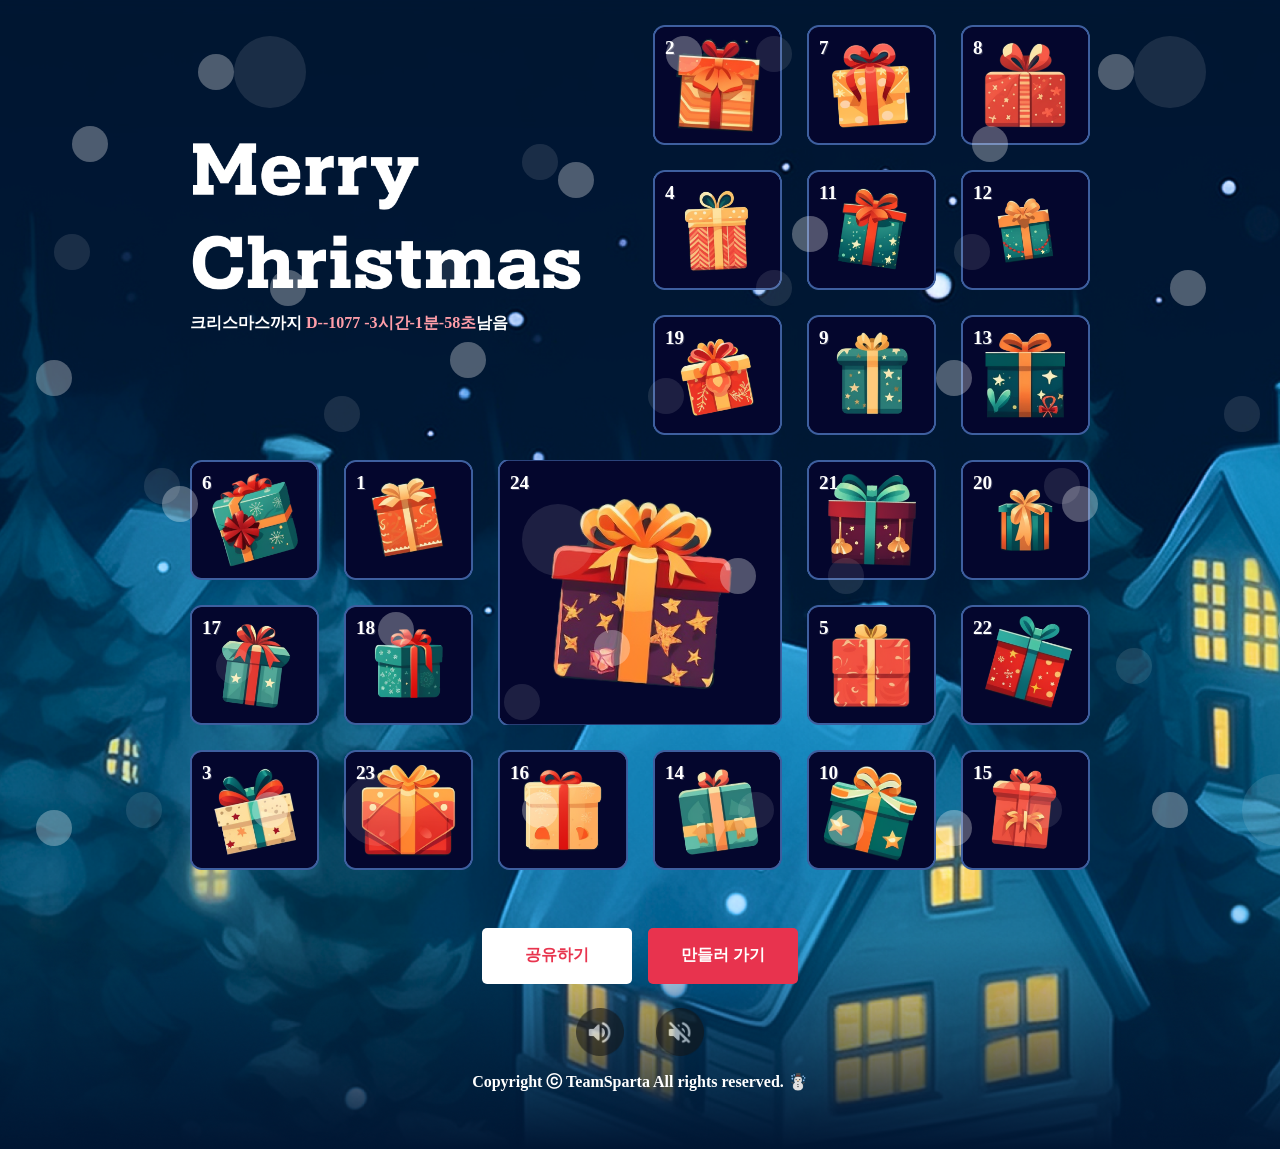
<file: HTML_CSS_JS/dday_calendar/index.html>
<html lang="en">

<head>
  <meta charset="UTF-8">
  <meta name="viewport" content="width=device-width, initial-scale=1.0">
  <meta property="og:type" content="website">
  <meta property="og:url" content="https://grayson-choi.github.io/advent_calendar/">
  <meta property="og:title" content="스파르타코딩클럽 크리스마스 디데이 캘린더">
  <meta property="og:image" content="image/OGimage.png">
  <meta property="og:description" content="크리스마스까지 하루가 기다려지는 즐거움, 크리스마스 디데이 캘린더를 함께 만들어봐요!">
  <meta property="og:site_name" content="SCC Advent Calendar">
  <meta property="og:locale" content="en_US">
  <meta property="og:image:width" content="1200">
  <meta property="og:image:height" content="630">

  <title>Sparta Advend Calendar 2023</title>
  <link rel="stylesheet" href="index.css">
  <link rel="stylesheet" href="snow.css">
  <link rel="stylesheet" href="share.css">
  <link rel="stylesheet" href="music.css">

</head>

<body>
  <!-- 이 곳에 뼈대 코드를 입력! -->
  <div class="snow-wrap">
    <div></div>
  </div>
  <section class="grid-1">
    <div class="title flex-col item-baseline">
      <img src="image/merry.png">
      <div class="countdown">크리스마스까지 <span id="countdown" class="countdown"></span>남음</div>


    </div>
    <div class="day-1">
      <label>
        <input type="checkbox">
        <div class="door">
          <div class="front">
            <span class="date-num">1</span>
          </div>
          <div class="back"></div>
        </div>

      </label>
    </div>
    <div class="day-2">
      <label>
        <input type="checkbox">
        <div class="door">
          <div class="front">
            <span class="date-num">2</span>
          </div>
          <div class="back"></div>
        </div>

      </label>
    </div>
    <div class="day-3">
      <label>
        <input type="checkbox">
        <div class="door">
          <div class="front">
            <span class="date-num">3</span>
          </div>
          <div class="back"></div>
        </div>

      </label>
    </div>
    <div class="day-4">
      <label>
        <input type="checkbox">
        <div class="door">
          <div class="front">
            <span class="date-num">4</span>
          </div>
          <div class="back"></div>
        </div>

      </label>
    </div>
    <div class="day-5">
      <label>
        <input type="checkbox">
        <div class="door">
          <div class="front">
            <span class="date-num">5</span>
          </div>
          <div class="back"></div>
        </div>

      </label>
    </div>
    <div class="day-6">
      <label>
        <input type="checkbox">
        <div class="door">
          <div class="front">
            <span class="date-num">6</span>
          </div>
          <div class="back"></div>
        </div>

      </label>
    </div>
    <div class="day-7">
      <label>
        <input type="checkbox">
        <div class="door">
          <div class="front">
            <span class="date-num">7</span>
          </div>
          <div class="back"></div>
        </div>

      </label>
    </div>
    <div class="day-8">
      <label>
        <input type="checkbox">
        <div class="door">
          <div class="front">
            <span class="date-num">8</span>
          </div>
          <div class="back"></div>
        </div>

      </label>
    </div>
    <div class="day-9">
      <label>
        <input type="checkbox">
        <div class="door">
          <div class="front">
            <span class="date-num">9</span>
          </div>
          <div class="back"></div>
        </div>

      </label>
    </div>
    <div class="day-10">
      <label>
        <input type="checkbox">
        <div class="door">
          <div class="front">
            <span class="date-num">10</span>
          </div>
          <div class="back"></div>
        </div>

      </label>
    </div>
    <div class="day-11">
      <label>
        <input type="checkbox">
        <div class="door">
          <div class="front">
            <span class="date-num">11</span>
          </div>
          <div class="back"></div>
        </div>

      </label>
    </div>
    <div class="day-12">
      <label>
        <input type="checkbox">
        <div class="door">
          <div class="front">
            <span class="date-num">12</span>
          </div>
          <div class="back"></div>
        </div>

      </label>
    </div>
    <div class="day-13">
      <label>
        <input type="checkbox">
        <div class="door">
          <div class="front">
            <span class="date-num">13</span>
          </div>
          <div class="back"></div>
        </div>

      </label>
    </div>
    <div class="day-14">
      <label>
        <input type="checkbox">
        <div class="door">
          <div class="front">
            <span class="date-num">14</span>
          </div>
          <div class="back"></div>
        </div>

      </label>
    </div>
    <div class="day-15">
      <label>
        <input type="checkbox">
        <div class="door">
          <div class="front">
            <span class="date-num">15</span>
          </div>
          <div class="back"></div>
        </div>

      </label>
    </div>
    <div class="day-16">
      <label>
        <input type="checkbox">
        <div class="door">
          <div class="front">
            <span class="date-num">16</span>
          </div>
          <div class="back"></div>
        </div>

      </label>
    </div>
    <div class="day-17">
      <label>
        <input type="checkbox">
        <div class="door">
          <div class="front">
            <span class="date-num">17</span>
          </div>
          <div class="back"></div>
        </div>

      </label>
    </div>
    <div class="day-18">
      <label>
        <input type="checkbox">
        <div class="door">
          <div class="front">
            <span class="date-num">18</span>
          </div>
          <div class="back"></div>
        </div>

      </label>
    </div>
    <div class="day-19">
      <label>
        <input type="checkbox">
        <div class="door">
          <div class="front">
            <span class="date-num">19</span>
          </div>
          <div class="back"></div>
        </div>

      </label>
    </div>
    <div class="day-20">
      <label>
        <input type="checkbox">
        <div class="door">
          <div class="front">
            <span class="date-num">20</span>
          </div>
          <div class="back"></div>
        </div>

      </label>
    </div>
    <div class="day-21">
      <label>
        <input type="checkbox">
        <div class="door">
          <div class="front">
            <span class="date-num">21</span>
          </div>
          <div class="back"></div>
        </div>

      </label>
    </div>
    <div class="day-22">
      <label>
        <input type="checkbox">
        <div class="door">
          <div class="front">
            <span class="date-num">22</span>
          </div>
          <div class="back"></div>
        </div>

      </label>
    </div>
    <div class="day-23">
      <label>
        <input type="checkbox">
        <div class="door">
          <div class="front">
            <span class="date-num">23</span>
          </div>
          <div class="back"></div>
        </div>

      </label>
    </div>
    <div class="day-24">
      <label>
        <input type="checkbox">
        <div class="door">
          <div class="front">
            <span class="date-num">24</span>
          </div>
          <div class="back"></div>
        </div>

      </label>
    </div>
  </section>
  <footer>
    <div class="flex-row">
      <button id="shareButton">공유하기</button>
      <button id="studyButton"><a href="https://spartacodingclub.kr/">만들러 가기</a></button>
    </div>
    <div class="flex-row">
      <audio class="bgm" src="carol.mp3" preload="auto" style="display: none;"></audio>
      <div class="sound"></div>
      <div class="sound stop"></div>
    </div>

    <p class="copyright">Copyright ⓒ TeamSparta All rights reserved. ☃️</p>
  </footer>




  <script src="index.js"></script>
  <script src="share.js"></script>
  <script src="music.js"></script>
  <script src="countdown.js"></script>
</body>

</html>
</file>
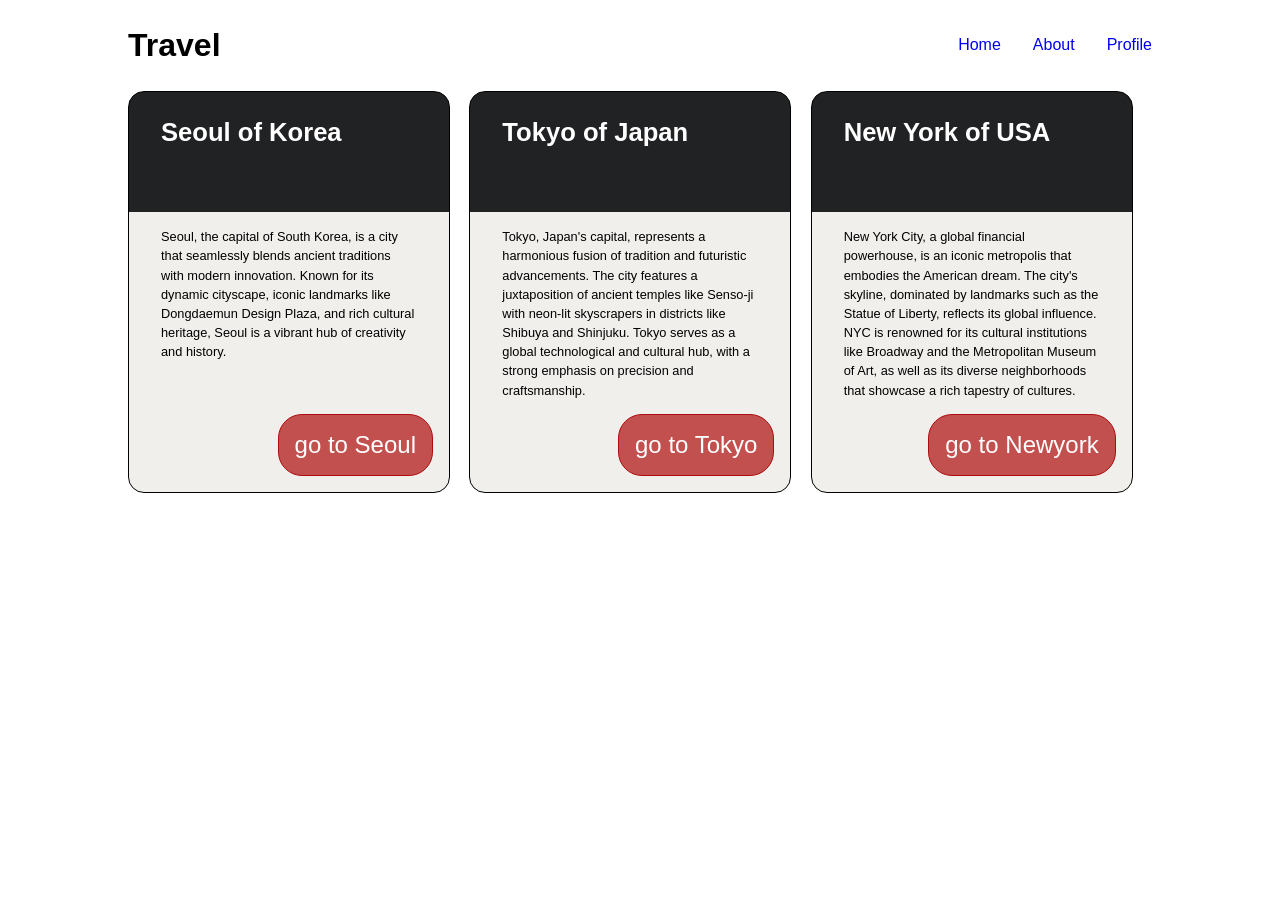
<file: HTML_CSS_JS/card_stylesheet/card.html>
<!DOCTYPE html>
<html lang="en">
<head>
    <meta charset="UTF-8">
    <meta name="viewport" content="width=device-width, initial-scale=1.0">
    <link rel="stylesheet" href="exercise.css">
    <title>Document</title>
</head>
<body>
    <header>
        <h1>Travel</h1>
        <nav>
            <ul>
                <li><a href="#">Home</a></li>
                <li><a href="#">About</a></li>
                <li><a href="#">Profile</a></li>
            </ul>
        </nav>
    </header>
    <div id="contents">
        <section>
            <div class="card">
                <header>
                    <h2>Seoul of Korea</h2>
                    <p>Seoul, the capital of South Korea, 
                        is a city that seamlessly blends ancient 
                        traditions with modern innovation. 
                        Known for its dynamic cityscape, iconic landmarks 
                        like Dongdaemun Design Plaza, and rich cultural heritage, 
                        Seoul is a vibrant hub of creativity and history.</p>
                </header>
                <button>go to Seoul</button>
            </div>
            <div class="card">
                <header>
                    <h2>Tokyo of Japan</h2>
                    <p>Tokyo, Japan's capital, 
                        represents a harmonious fusion of tradition 
                        and futuristic advancements. The city features 
                        a juxtaposition of ancient temples like Senso-ji 
                        with neon-lit skyscrapers in districts like Shibuya and Shinjuku. 
                        Tokyo serves as a global technological and cultural hub, with a strong emphasis on precision and craftsmanship.</p>
                </header>
                <button>go to Tokyo</button>
            </div>
            <div class="card">
                <header>
                    <h2>New York of USA</h2>
                    <p>New York City, a global financial powerhouse, 
                        is an iconic metropolis that embodies the American dream. 
                        The city's skyline, dominated by landmarks such as the Statue of Liberty, 
                        reflects its global influence. NYC is renowned for its cultural institutions 
                        like Broadway and the Metropolitan Museum of Art, as well as its diverse neighborhoods 
                        that showcase a rich tapestry of cultures.</p>
                </header>
                <button>go to Newyork</button>
            </div>
        </section>

    </div>
    
</body>
</html>
</file>
<file: HTML_CSS_JS/dday_calendar/index.css>
body {
  background-image: url("image/bg.png");
  background-size: cover;
  background-position: center;
}

body {
  background-color: black;
  color: white;
  font-weight: bold;
}

/* 그리드 설계 */
.grid-1 {
  display: grid;
  width: 90vw;
  max-width: 900px;
  margin: 2% auto;
  z-index: 1;

  grid-template-columns: repeat(3, 1fr);
  grid-template-rows: auto;
  grid-gap: 25px;

  grid-template-areas:
    "t        t       t"
    "d23      d20     d12"
    "d2       d14     d4"
    "d5       d22     d16"
    "d1       d7      d9"
    "d10      d11     d18"
    "d13      d3      d15"
    "d6       d17     d8"
    "d19      d24     d21";
}


@media only screen and (min-width: 500px) {

  .grid-1 {
    /* 너비를 기준으로 높이를 계산 */
    grid-template-columns: repeat(6, 1fr);
    grid-template-areas:
      "t     t     t     d2      d7      d8"
      "t     t     t     d4      d11     d12"
      "t     t     t     d19     d9      d13"
      "d6    d1    d24   d24     d21     d20"
      "d17   d18   d24   d24     d5      d22"
      "d3    d23   d16   d14     d10     d15";
  }

}

/* flex 속성 */
.flex-row {
  display: flex;
}

.flex-col {
  display: flex;
  flex-direction: column;
}

.item-baseline {
  align-items: baseline;
}

.title {
  display: flex;
  align-items: baseline;
  justify-content: center;

  grid-area: t;
}

.title img {
  width: 90%;
  height: auto;
}

/* 그리드 별 배경 이미지 */
.day-1 {
  grid-area: d1;
  background: url("image/frame/frame1.png");
  background-position: center;
  background-size: cover;

}

.day-1 .back {
  background-image: url("image/card/card-1.png");
  background-position: center;
  background-size: cover;
  border-radius: 10px;
}

.day-2 {
  grid-area: d2;
  background: url("image/frame/frame2.png");
  background-position: center;
  background-size: cover;

}

.day-2 .back {
  background-image: url("image/card/card-2.png");
  background-position: center;
  background-size: cover;
  border-radius: 10px;
}

.day-3 {
  grid-area: d3;
  background: url("image/frame/frame3.png");
  background-position: center;
  background-size: cover;

}

.day-3 .back {
  background-image: url("image/card/card-3.png");
  background-position: center;
  background-size: cover;
  border-radius: 10px;
}

.day-4 {
  grid-area: d4;
  background: url("image/frame/frame4.png");
  background-position: center;
  background-size: cover;

}

.day-4 .back {
  background-image: url("image/card/card-4.png");
  background-position: center;
  background-size: cover;
  border-radius: 10px;
}

.day-5 {
  grid-area: d5;
  background: url("image/frame/frame5.png");
  background-position: center;
  background-size: cover;

}

.day-5 .back {
  background-image: url("image/card/card-5.png");
  background-position: center;
  background-size: cover;
  border-radius: 10px;
}

.day-6 {
  grid-area: d6;
  background: url("image/frame/frame6.png");
  background-position: center;
  background-size: cover;

}

.day-6 .back {
  background-image: url("image/card/card-6.png");
  background-position: center;
  background-size: cover;
  border-radius: 10px;
}

.day-7 {
  grid-area: d7;
  background: url("image/frame/frame7.png");
  background-position: center;
  background-size: cover;

}

.day-7 .back {
  background-image: url("image/card/card-7.png");
  background-position: center;
  background-size: cover;
  border-radius: 10px;
}

.day-8 {
  grid-area: d8;
  background: url("image/frame/frame8.png");
  background-position: center;
  background-size: cover;

}

.day-8 .back {
  background-image: url("image/card/card-8.png");
  background-position: center;
  background-size: cover;
  border-radius: 10px;
}

.day-9 {
  grid-area: d9;
  background: url("image/frame/frame9.png");
  background-position: center;
  background-size: cover;

}

.day-9 .back {
  background-image: url("image/card/card-9.png");
  background-position: center;
  background-size: cover;
  border-radius: 10px;
}

.day-10 {
  grid-area: d10;
  background: url("image/frame/frame10.png");
  background-position: center;
  background-size: cover;

}

.day-10 .back {
  background-image: url("image/card/card-10.png");
  background-position: center;
  background-size: cover;
  border-radius: 10px;
}

.day-11 {
  grid-area: d11;
  background: url("image/frame/frame11.png");
  background-position: center;
  background-size: cover;

}

.day-11 .back {
  background-image: url("image/card/card-11.png");
  background-position: center;
  background-size: cover;
  border-radius: 10px;
}

.day-12 {
  grid-area: d12;
  background: url("image/frame/frame12.png");
  background-position: center;
  background-size: cover;

}

.day-12 .back {
  background-image: url("image/card/card-12.png");
  background-position: center;
  background-size: cover;
  border-radius: 10px;
}

.day-13 {
  grid-area: d13;
  background: url("image/frame/frame13.png");
  background-position: center;
  background-size: cover;

}

.day-13 .back {
  background-image: url("image/card/card-13.png");
  background-position: center;
  background-size: cover;
  border-radius: 10px;
}

.day-14 {
  grid-area: d14;
  background: url("image/frame/frame14.png");
  background-position: center;
  background-size: cover;

}

.day-14 .back {
  background-image: url("image/card/card-14.png");
  background-position: center;
  background-size: cover;
  border-radius: 10px;
}

.day-15 {
  grid-area: d15;
  background: url("image/frame/frame15.png");
  background-position: center;
  background-size: cover;

}

.day-15 .back {
  background-image: url("image/card/card-15.png");
  background-position: center;
  background-size: cover;
  border-radius: 10px;
}

.day-16 {
  grid-area: d16;
  background: url("image/frame/frame16.png");
  background-position: center;
  background-size: cover;

}

.day-16 .back {
  background-image: url("image/card/card-16.png");
  background-position: center;
  background-size: cover;
  border-radius: 10px;
}

.day-17 {
  grid-area: d17;
  background: url("image/frame/frame17.png");
  background-position: center;
  background-size: cover;

}

.day-17 .back {
  background-image: url("image/card/card-17.png");
  background-position: center;
  background-size: cover;
  border-radius: 10px;
}

.day-18 {
  grid-area: d18;
  background: url("image/frame/frame18.png");
  background-position: center;
  background-size: cover;

}

.day-18 .back {
  background-image: url("image/card/card-18.png");
  background-position: center;
  background-size: cover;
  border-radius: 10px;
}

.day-19 {
  grid-area: d19;
  background: url("image/frame/frame19.png");
  background-position: center;
  background-size: cover;

}

.day-19 .back {
  background-image: url("image/card/card-19.png");
  background-position: center;
  background-size: cover;
  border-radius: 10px;
}

.day-20 {
  grid-area: d20;
  background: url("image/frame/frame20.png");
  background-position: center;
  background-size: cover;

}

.day-20 .back {
  background-image: url("image/card/card-20.png");
  background-position: center;
  background-size: cover;
  border-radius: 10px;
}

.day-21 {
  grid-area: d21;
  background: url("image/frame/frame21.png");
  background-position: center;
  background-size: cover;

}

.day-21 .back {
  background-image: url("image/card/card-21.png");
  background-position: center;
  background-size: cover;
  border-radius: 10px;
}

.day-22 {
  grid-area: d22;
  background: url("image/frame/frame22.png");
  background-position: center;
  background-size: cover;

}

.day-22 .back {
  background-image: url("image/card/card-22.png");
  background-position: center;
  background-size: cover;
  border-radius: 10px;
}

.day-23 {
  grid-area: d23;
  background: url("image/frame/frame23.png");
  background-position: center;
  background-size: cover;

}

.day-23 .back {
  background-image: url("image/card/card-23.png");
  background-position: center;
  background-size: cover;
  border-radius: 10px;
}

.day-24 {
  grid-area: d24;
  background: url("image/frame/frame24.png");
  background-position: center;
  background-size: cover;

}

.day-24 .back {
  background-image: url("image/card/card-24.png");
  background-position: center;
  background-size: cover;
  border-radius: 10px;
}

/* door styles */
.grid-1 input {
  display: none;
}

label {
  perspective: 1000px;
  transform-style: preserve-3d;
  cursor: pointer;

  display: flex;
  min-height: 100%;
  width: 100%;
  height: 120px;
}

/* flex 속성 */
.flex-row {
  display: flex;
}

.flex-col {
  display: flex;
  flex-direction: column;
}

.item-baseline {
  align-items: baseline;
}

.title {
  display: flex;
  align-items: baseline;
  justify-content: center;

  grid-area: t;
}

.title img {
  width: 90%;
  height: auto;
}

/* 그리드 별 배경 이미지 */
.day-1 {
  grid-area: d1;
  background: url("image/frame/frame1.png");
  background-position: center;
  background-size: cover;

}

.day-1 .back {
  background-image: url("image/card/card-1.png");
  background-position: center;
  background-size: cover;
  border-radius: 10px;
}

.day-2 {
  grid-area: d2;
  background: url("image/frame/frame2.png");
  background-position: center;
  background-size: cover;

}

.day-2 .back {
  background-image: url("image/card/card-2.png");
  background-position: center;
  background-size: cover;
  border-radius: 10px;
}

.day-3 {
  grid-area: d3;
  background: url("image/frame/frame3.png");
  background-position: center;
  background-size: cover;

}

.day-3 .back {
  background-image: url("image/card/card-3.png");
  background-position: center;
  background-size: cover;
  border-radius: 10px;
}

.day-4 {
  grid-area: d4;
  background: url("image/frame/frame4.png");
  background-position: center;
  background-size: cover;

}

.day-4 .back {
  background-image: url("image/card/card-4.png");
  background-position: center;
  background-size: cover;
  border-radius: 10px;
}

.day-5 {
  grid-area: d5;
  background: url("image/frame/frame5.png");
  background-position: center;
  background-size: cover;

}

.day-5 .back {
  background-image: url("image/card/card-5.png");
  background-position: center;
  background-size: cover;
  border-radius: 10px;
}

.day-6 {
  grid-area: d6;
  background: url("image/frame/frame6.png");
  background-position: center;
  background-size: cover;

}

.day-6 .back {
  background-image: url("image/card/card-6.png");
  background-position: center;
  background-size: cover;
  border-radius: 10px;
}

.day-7 {
  grid-area: d7;
  background: url("image/frame/frame7.png");
  background-position: center;
  background-size: cover;

}

.day-7 .back {
  background-image: url("image/card/card-7.png");
  background-position: center;
  background-size: cover;
  border-radius: 10px;
}

.day-8 {
  grid-area: d8;
  background: url("image/frame/frame8.png");
  background-position: center;
  background-size: cover;

}

.day-8 .back {
  background-image: url("image/card/card-8.png");
  background-position: center;
  background-size: cover;
  border-radius: 10px;
}

.day-9 {
  grid-area: d9;
  background: url("image/frame/frame9.png");
  background-position: center;
  background-size: cover;

}

.day-9 .back {
  background-image: url("image/card/card-9.png");
  background-position: center;
  background-size: cover;
  border-radius: 10px;
}

.day-10 {
  grid-area: d10;
  background: url("image/frame/frame10.png");
  background-position: center;
  background-size: cover;

}

.day-10 .back {
  background-image: url("image/card/card-10.png");
  background-position: center;
  background-size: cover;
  border-radius: 10px;
}

.day-11 {
  grid-area: d11;
  background: url("image/frame/frame11.png");
  background-position: center;
  background-size: cover;

}

.day-11 .back {
  background-image: url("image/card/card-11.png");
  background-position: center;
  background-size: cover;
  border-radius: 10px;
}

.day-12 {
  grid-area: d12;
  background: url("image/frame/frame12.png");
  background-position: center;
  background-size: cover;

}

.day-12 .back {
  background-image: url("image/card/card-12.png");
  background-position: center;
  background-size: cover;
  border-radius: 10px;
}

.day-13 {
  grid-area: d13;
  background: url("image/frame/frame13.png");
  background-position: center;
  background-size: cover;

}

.day-13 .back {
  background-image: url("image/card/card-13.png");
  background-position: center;
  background-size: cover;
  border-radius: 10px;
}

.day-14 {
  grid-area: d14;
  background: url("image/frame/frame14.png");
  background-position: center;
  background-size: cover;

}

.day-14 .back {
  background-image: url("image/card/card-14.png");
  background-position: center;
  background-size: cover;
  border-radius: 10px;
}

.day-15 {
  grid-area: d15;
  background: url("image/frame/frame15.png");
  background-position: center;
  background-size: cover;

}

.day-15 .back {
  background-image: url("image/card/card-15.png");
  background-position: center;
  background-size: cover;
  border-radius: 10px;
}

.day-16 {
  grid-area: d16;
  background: url("image/frame/frame16.png");
  background-position: center;
  background-size: cover;

}

.day-16 .back {
  background-image: url("image/card/card-16.png");
  background-position: center;
  background-size: cover;
  border-radius: 10px;
}

.day-17 {
  grid-area: d17;
  background: url("image/frame/frame17.png");
  background-position: center;
  background-size: cover;

}

.day-17 .back {
  background-image: url("image/card/card-17.png");
  background-position: center;
  background-size: cover;
  border-radius: 10px;
}

.day-18 {
  grid-area: d18;
  background: url("image/frame/frame18.png");
  background-position: center;
  background-size: cover;

}

.day-18 .back {
  background-image: url("image/card/card-18.png");
  background-position: center;
  background-size: cover;
  border-radius: 10px;
}

.day-19 {
  grid-area: d19;
  background: url("image/frame/frame19.png");
  background-position: center;
  background-size: cover;

}

.day-19 .back {
  background-image: url("image/card/card-19.png");
  background-position: center;
  background-size: cover;
  border-radius: 10px;
}

.day-20 {
  grid-area: d20;
  background: url("image/frame/frame20.png");
  background-position: center;
  background-size: cover;

}

.day-20 .back {
  background-image: url("image/card/card-20.png");
  background-position: center;
  background-size: cover;
  border-radius: 10px;
}

.day-21 {
  grid-area: d21;
  background: url("image/frame/frame21.png");
  background-position: center;
  background-size: cover;

}

.day-21 .back {
  background-image: url("image/card/card-21.png");
  background-position: center;
  background-size: cover;
  border-radius: 10px;
}

.day-22 {
  grid-area: d22;
  background: url("image/frame/frame22.png");
  background-position: center;
  background-size: cover;

}

.day-22 .back {
  background-image: url("image/card/card-22.png");
  background-position: center;
  background-size: cover;
  border-radius: 10px;
}

.day-23 {
  grid-area: d23;
  background: url("image/frame/frame23.png");
  background-position: center;
  background-size: cover;

}

.day-23 .back {
  background-image: url("image/card/card-23.png");
  background-position: center;
  background-size: cover;
  border-radius: 10px;
}

.day-24 {
  grid-area: d24;
  background: url("image/frame/frame24.png");
  background-position: center;
  background-size: cover;

}

.day-24 .back {
  background-image: url("image/card/card-24.png");
  background-position: center;
  background-size: cover;
  border-radius: 10px;
}

/* door styles */
.grid-1 input {
  display: none;
}

label {
  perspective: 1000px;
  transform-style: preserve-3d;
  cursor: pointer;

  display: flex;
  min-height: 100%;
  width: 100%;
  height: 120px;
}

/* 카드 앞면 */
.door {
  width: 100%;
  transform-style: preserve-3d;
  transition: all 300ms;
  border-radius: 10px;
}

.date-num {
  position: absolute;
  top: 12px;
  left: 12px;
  color: white;
}

/* 카드 뒷면 */
.door div {
  position: absolute;
  height: 100%;
  width: 100%;
  backface-visibility: hidden;

  border-radius: 6px;
  font-size: 1.2em;
  font-weight: bold;
  text-shadow: 1px 1px 0 rgba(255, 255, 255, 0.2);
}

/* 카드 뒤집기 애니메이션 */
.door .back {
  background-size: cover;
  background-position: center center;
  background-repeat: no-repeat;
  transform: rotateY(180deg);
}

:checked+.door {
  transform: rotateY(180deg);
}

/* 확대 및 회전 애니메이션 */
@keyframes zoomAndRotate {
  from {
    transform: scale(0) rotateY(0deg);
  }

  to {
    transform: scale(1) rotateY(360deg);
  }
}

/* 애니메이션 적용 */
.zoomIn {
  animation: zoomAndRotate 0.5s ease forwards;
}


.hidden {
  visibility: hidden;
}

.modal {
  display: flex;
  justify-content: center;
  align-items: center;
  position: fixed;
  flex-direction: column;
  top: 0;
  left: 0;
  width: 100%;
  height: 100%;
  z-index: 1000;
}

.modal-content {
  width: 340px;
  height: 347px;
  padding: 20px;
  background-color: white;
  border-radius: 8px;
  text-align: center;
  overflow: hidden;
  box-sizing: border-box;

  display: flex;
  flex-direction: column;
  align-items: center;
  justify-content: center;
}

/* 이미지와 텍스트가 있는 카드를 위한 스타일 */
.modal-content div {
  background-size: cover;
  background-position: center;
  border-radius: 12px;
}

.modal-content p {
  width: 300px;
  color: black;
  margin-top: 30px;
  margin-bottom: 0;
  border-bottom-left-radius: 4px;
  border-bottom-right-radius: 4px;
  font-weight: bold;
  font-size: 17px;
  word-break: keep-all;
}
</file>
<file: HTML_CSS_JS/dday_calendar/snow.css>
.snow-wrap {
  width: 100%;
  height: 100%;
  background-image: url("data:image/svg+xml,%3Csvg version='1.1' xmlns='http://www.w3.org/2000/svg' xmlns:xlink='http://www.w3.org/1999/xlink' x='0px' y='0px' viewBox='0 0 50 50' style='enable-background:new 0 0 50 50%3B' xml:space='preserve'%3E%3Cstyle type='text/css'%3E.st1%7Bopacity:0.3%3Bfill:%23FFFFFF%3B%7D.st3%7Bopacity:0.1%3Bfill:%23FFFFFF%3B%7D%3C/style%3E%3Ccircle class='st1' cx='5' cy='8' r='1'/%3E%3Ccircle class='st1' cx='38' cy='3' r='1'/%3E%3Ccircle class='st1' cx='12' cy='4' r='1'/%3E%3Ccircle class='st1' cx='16' cy='16' r='1'/%3E%3Ccircle class='st1' cx='47' cy='46' r='1'/%3E%3Ccircle class='st1' cx='32' cy='10' r='1'/%3E%3Ccircle class='st1' cx='3' cy='46' r='1'/%3E%3Ccircle class='st1' cx='45' cy='13' r='1'/%3E%3Ccircle class='st1' cx='10' cy='28' r='1'/%3E%3Ccircle class='st1' cx='22' cy='35' r='1'/%3E%3Ccircle class='st1' cx='3' cy='21' r='1'/%3E%3Ccircle class='st1' cx='26' cy='20' r='1'/%3E%3Ccircle class='st1' cx='30' cy='45' r='1'/%3E%3Ccircle class='st1' cx='15' cy='45' r='1'/%3E%3Ccircle class='st1' cx='34' cy='36' r='1'/%3E%3Ccircle class='st1' cx='41' cy='32' r='1'/%3E%3C/svg%3E");
  background-position: 0px 0px;
  animation: animatedBackground 10s linear infinite;
}

.snow-wrap div {
  width: 100%;
  height: 100%;
  background-image: url("data:image/svg+xml,%3Csvg version='1.1' xmlns='http://www.w3.org/2000/svg' xmlns:xlink='http://www.w3.org/1999/xlink' x='0px' y='0px' viewBox='0 0 50 50' style='enable-background:new 0 0 50 50%3B' xml:space='preserve'%3E%3Cstyle type='text/css'%3E.st1%7Bopacity:0.7%3Bfill:%23FFFFFF%3B%7D.st3%7Bopacity:0.1%3Bfill:%23FFFFFF%3B%7D%3C/style%3E%3Ccircle class='st3' cx='4' cy='14' r='1'/%3E%3Ccircle class='st3' cx='43' cy='3' r='1'/%3E%3Ccircle class='st3' cx='31' cy='30' r='2'/%3E%3Ccircle class='st3' cx='19' cy='23' r='1'/%3E%3Ccircle class='st3' cx='37' cy='22' r='1'/%3E%3Ccircle class='st3' cx='43' cy='16' r='1'/%3E%3Ccircle class='st3' cx='8' cy='45' r='1'/%3E%3Ccircle class='st3' cx='29' cy='39' r='1'/%3E%3Ccircle class='st3' cx='13' cy='37' r='1'/%3E%3Ccircle class='st3' cx='47' cy='32' r='1'/%3E%3Ccircle class='st3' cx='15' cy='4' r='2'/%3E%3Ccircle class='st3' cx='9' cy='27' r='1'/%3E%3Ccircle class='st3' cx='30' cy='9' r='1'/%3E%3Ccircle class='st3' cx='25' cy='15' r='1'/%3E%3Ccircle class='st3' cx='21' cy='45' r='2'/%3E%3Ccircle class='st3' cx='42' cy='45' r='1'/%3E%3C/svg%3E");
  background-position: 0px 0px;
  animation: animatedBackground 15s linear infinite;
}

@keyframes animatedBackground {
  0% {
    background-position: 0 0;
  }

  100% {
    background-position: 0px 300px;
  }
}

.snow-wrap {
  /* Other styles for snow-wrap */
  position: fixed;
  top: 0;
  left: 0;
  width: 100%;
  height: 100%;
  z-index: 0;
  /* Set a higher z-index for snow-wrap */
}
</file>
<file: HTML_CSS_JS/dday_calendar/share.css>
/* footer styles */
footer {
  text-align: center;
  padding: 2em 0;
  color: white;

  display: flex;
  flex-direction: column;
  align-items: center;
  justify-content: center;
}

button {
  padding: 0.8em;
  font-size: 100%;
  color: white;
  border: none;
  border-radius: 5px;
  cursor: pointer;
  width: 10rem !important;
  height: 3.5rem;
  max-width: 150px;
  margin: 0 0.5rem;
  z-index: 1;
}

#shareButton {
  background-color: #fff;
  color: #e8344e;
  font-weight: bold;
  transition: background-color 0.3s ease;
}

#studyButton {
  background-color: #E8334E;
  color: white;
  font-weight: bold;
  transition: background-color 0.3s ease;
}

#studyButton a {
  color: white;
  text-decoration: none;
}


/* 화면 크기가 작을 때의 스타일 */
@media (max-width: 768px) {

  #shareButton,
  #studyButton {
    width: 90%;
    /* 더 작은 화면에서 버튼 너비를 늘림 */
    padding: 0.75em;
    font-size: 90%;
    /* 작은 화면에서 폰트 크기 줄임 */
  }
}

/* 호버 효과는 모든 화면 크기에 적용 */
#shareButton:hover {
  background-color: #fae1e1;
}

/* 호버 효과는 모든 화면 크기에 적용 */
#studyButton:hover {
  background-color: #bc2a40;
}

/* 하단부 안내 */
.copyright {
  width: 25rem;
  font-size: 1rem;
}
</file>
<file: HTML_CSS_JS/dday_calendar/music.css>
/* 음악 재생 버튼 */
.sound {
  position: relative;
  font-size: 2rem;
  width: 3rem;
  height: 3rem;
  color: white;
  text-align: center;
  margin: 1.5rem 1rem 0;
  background-image: url("image/sound_on.png");
  background-position: center;
  background-size: cover;
  cursor: pointer;
}

/* 음악 중단 버튼 */
.stop {
  background-image: url("image/sound_off.png");
}
</file>
<file: HTML_CSS_JS/card_stylesheet/exercise.css>
html {
    font-size: 16px;
    font-family: sans-serif;
    line-height: 1.5;
}
body {
    margin: 0;
    padding: 0;
}
h2 {
    font-size: 1.6rem;
    font-weight: 700;
}
p{
    font-size: .8rem;
}
header{
    display: flex;
    justify-content: space-between;
    align-items: center;
    width: 80%;
    margin: 0 auto;
}
nav ul{
    list-style: none;
    display: flex;
    gap: 2rem;
}
nav ul a{
    text-decoration: none;
}
#contents {
    width: 80%;
    margin:  0 auto;
    /* display: grid; */
}
#contents section {
    display: grid;
    grid-template-columns: repeat(auto-fit, minmax(20rem, 1fr));
}
.card {
    border: 1px solid black;
    display: flex;
    flex-direction: column;
    justify-content: space-between;
    width: 20rem;
    height: 25rem;
    background: linear-gradient(to bottom, #212224 30%, #f1efec 0%);
    position: relative;
    border-radius: 1rem;
}
.card header {
    flex-direction: column;
    justify-content: flex-start;
    align-items: start;
}
.card header h2{
    height: 5rem;
    color: white;
}
/* .card header p {
    font-size: 1rem;
} */
.card button {
    position: absolute;
    bottom: 1rem;
    right: 1rem;
    font-size: 1.5rem;
    color: white;
    border: 1px solid rgb(174, 13, 13);
    background-color: rgb(174, 13, 13, 70%);
    border-radius: 1.5rem;
    padding: 1rem;
}
</file>
